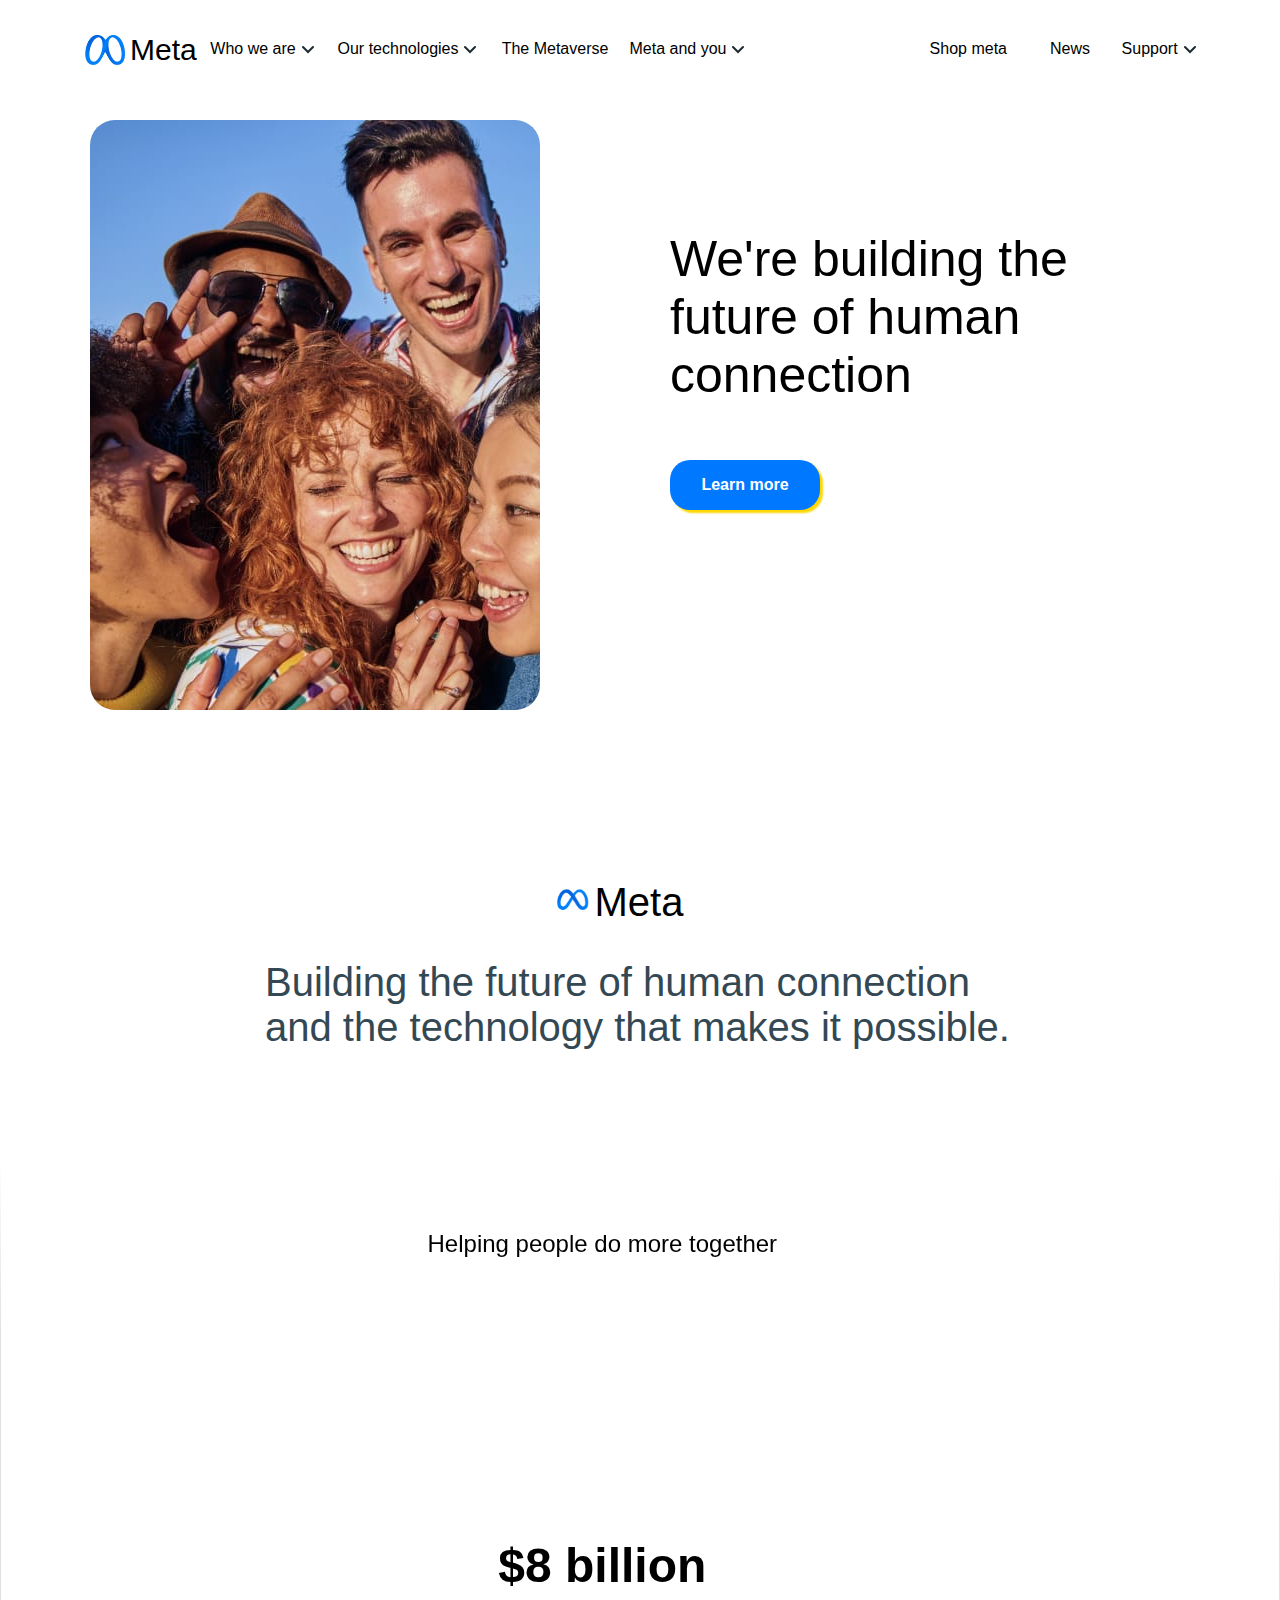
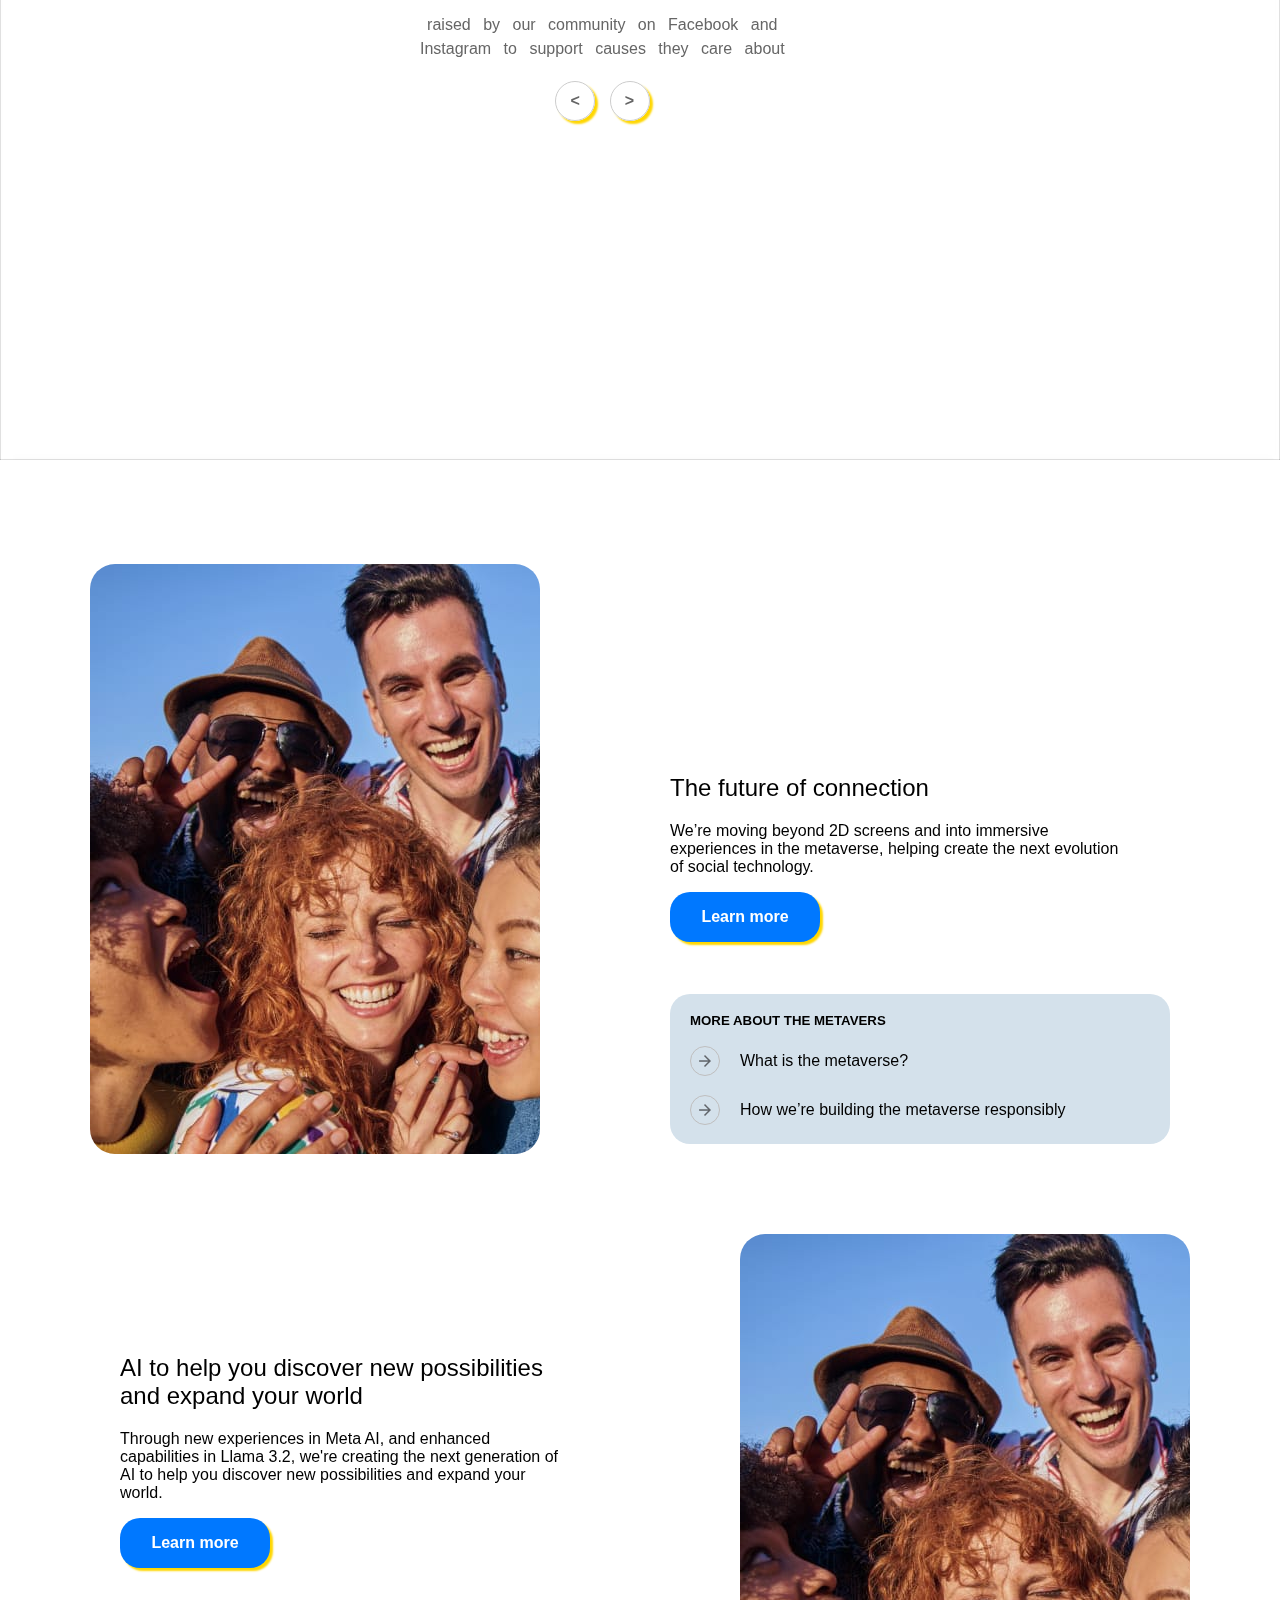
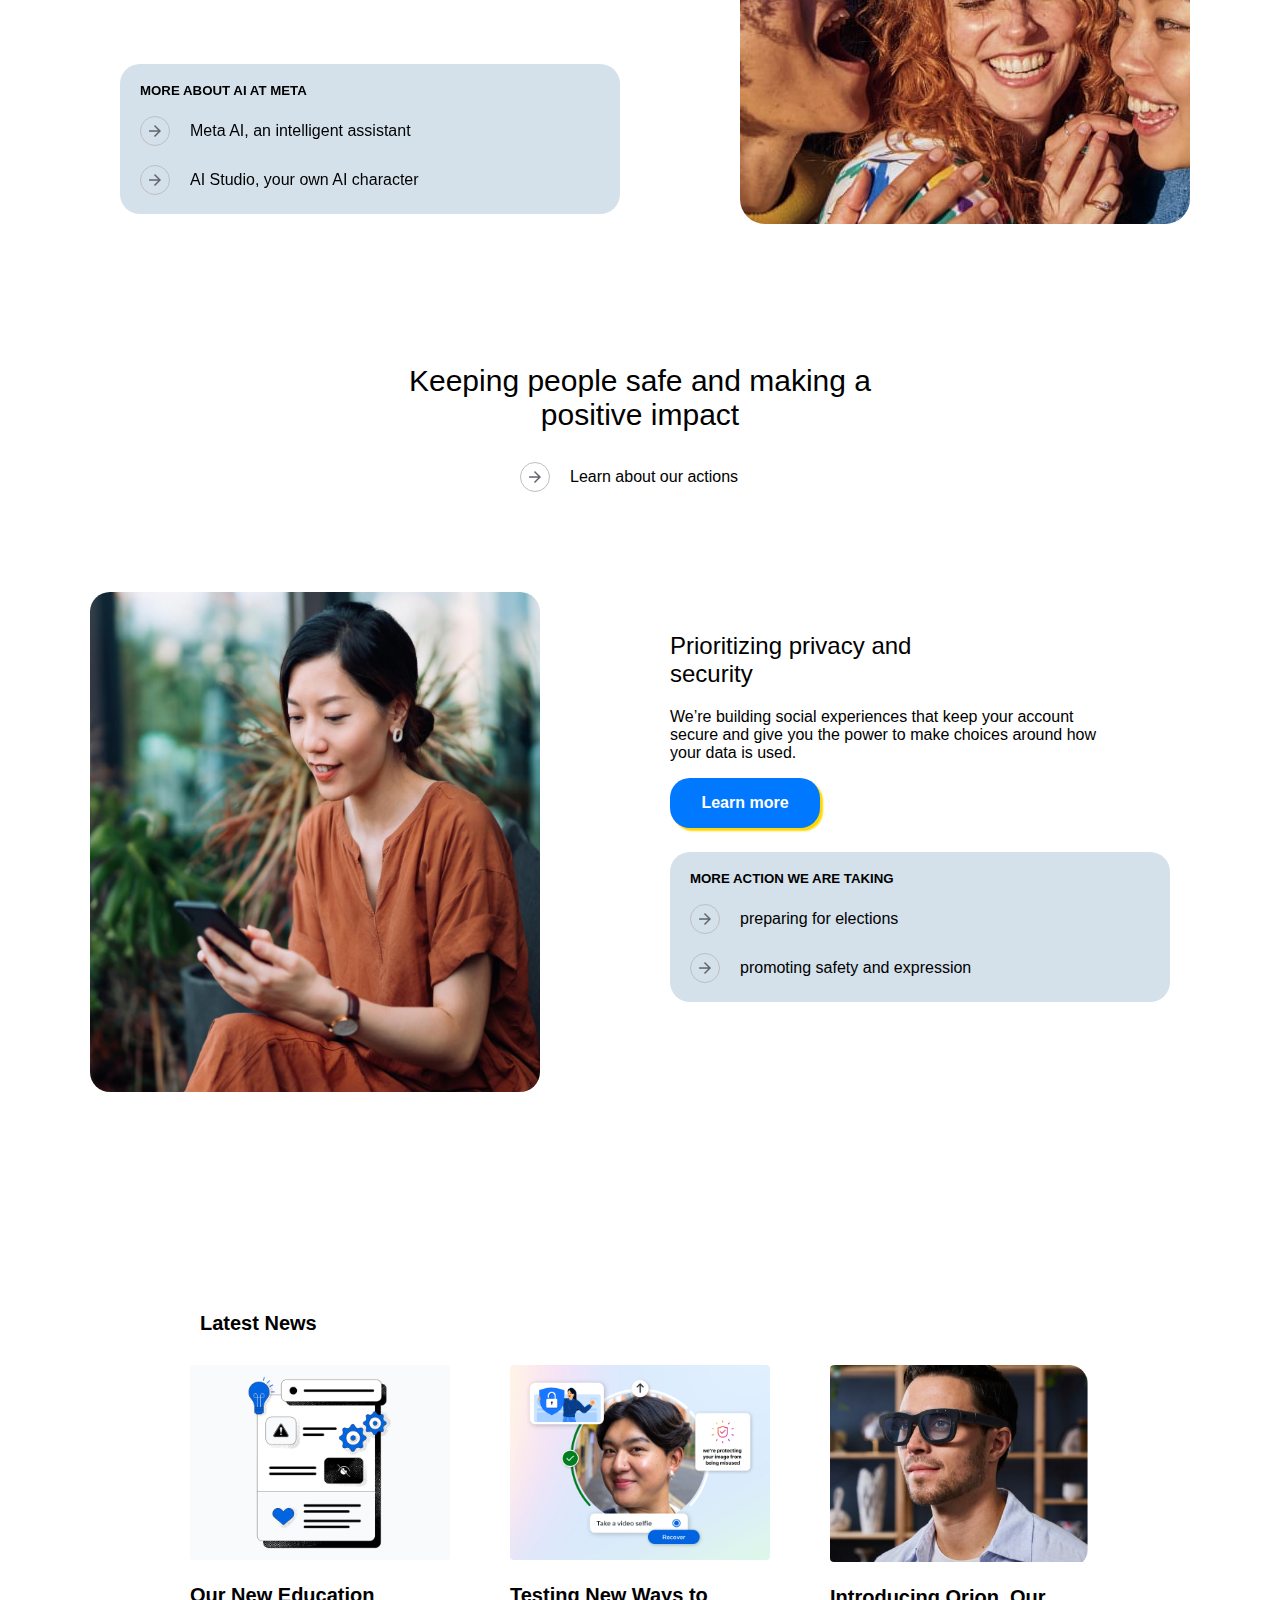
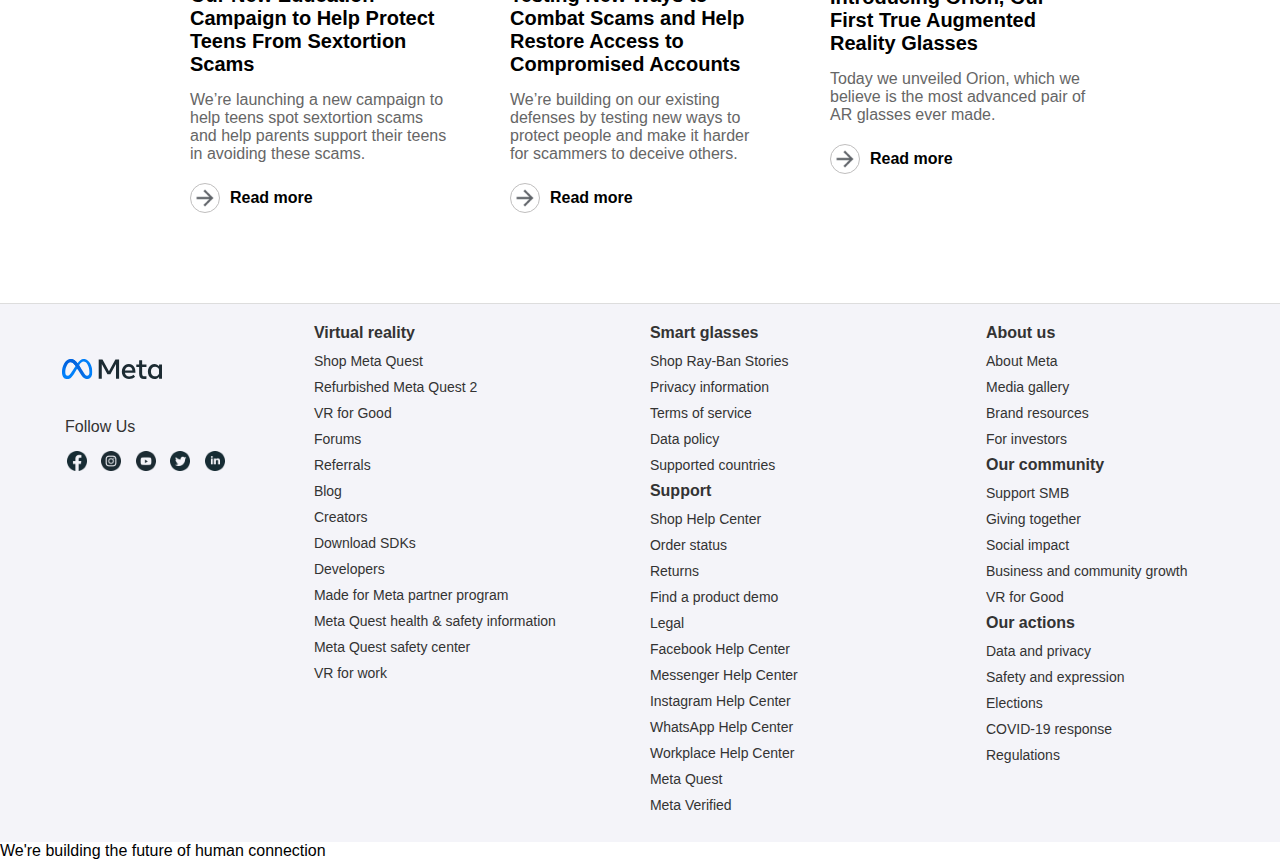
<file: meta.html>
<!DOCTYPE html>
<html lang="en">
<head>
    <title>Newsroom | Meta </title>
    <link rel="stylesheet" href="style.css">
    <link rel="icon" href="images/logomovie.png" type="image/x-icon">

</head>
<body>
    <header style="box-shadow: none; justify-content:space-around; position: unset;">
        <div class="header-section-left">
           <div class="hsl-logo">
               <img src="images/download.jpeg" alt="" style="width: 40px; height:30px;">
               <span style="font-size: 30px;">Meta</span>
               <div class="logo1"></div>
               <div class="logo2"></div>
           </div>
           <div class="hsl-box" style="width:110px; height:50px;">
               <div class="hsl-box-top">
                   Who we are
                   <img src="images/download (1).svg" alt="" style="width:14px; height:13px; margin: 5px; transform: rotate(90deg);transition:500ms;" class="row">
                   <div class="menu" style="height: 150px; box-shadow:none; top: 80px;">
                       <div class="shop-menu" >
                           <!-- Virtual Reality Section -->
                               <div class="section" style="width: 40%;">
                                <ul style="display: flex; justify-content: space-around;">
                                   <li><a href="#">Our actions</a></li>
                                   <li><a href="#">executive</a></li>
                                   <li><a href="#"><u>Learn about who we are</u></a></li>
                                   
                               </ul>
                           
                               </div>
                          
                       </div>
                   </div>
                  </div>
                  <div class="underline"></div>
           </div>
           <div class="hsl-box" style="width:150px; height:50px;">
              <div class="hsl-box-top">
               Our technologies
               <img src="images/download (1).svg" alt="" style="width:14px; height:13px; margin: 5px; transform: rotate(90deg);transition:500ms;" class="row">
               <div class="menu" style="height: 350px; box-shadow: none; top: 80px;" >
                   <div class="shop-menu" style="width: 87%; gap: 10px;">
                       <!-- Virtual Reality Section -->
                       <div class="section">
                           <h2>Shop devices</h2>
                           <ul>
                               <li><a href="#">Meta Quest</a></li>
                               <li><a href="#">Ray-Ban | Meta</a></li>
                           </ul>
                       </div>
                       <div class="section">
                           <h2>Explore apps</h2>
                           <ul>
                               <li><a href="#">Facebook</a></li>
                               <li><a href="#">Messenger</a></li>
                               <li><a href="#">Instagram</a></li>
                               <li><a href="#">WhatsApp</a></li>
                               <li><a href="#">Meta Horizon</a></li>
                               
                           </ul>
                       </div>
                       <div class="section">
                       <h2>Explore services</h2>
                       <ul>
                           <li><a href="#">Meta Ai</a></li>
                           <li><a href="#">Meta Verified</a></li>
                           <li><a href="#">Meta play</a></li>
                       </ul>
                   </div>

                       <div class="section">
                           <h2>Explore work tools</h2>
                           <ul>
                               <li><a href="#">Work product review</a></li>
                               <li><a href="#">Virtual reality headsats</a></li>
                               <li><a href="#">Meta Horizon Workrooms</a></li>
                               <li><a href="#">Workplace</a></li>  
                           </ul>
                       </div>
                       <div class="section">
                        <ul>
                            <li><a href=""><u>Learn about all technologies</u></a></li>
                        </ul>
                       </div>
                       </div>
               </div>
              </div>
              <div class="underline"></div>
           </div>
           <div class="hsl-box" style="width:110px; height:50px;">
               <div class="hsl-box-top">
                The Metaverse
               </div>
               <div class="underline"></div>
           </div>
           <div class="hsl-box" style="width:130px; height:50px;">
               <div class="hsl-box-top">
                   Meta and you
               <img src="images/download (1).svg" alt="" style="width:14px; height:13px; margin: 5px; transform: rotate(90deg); transition:500ms;" class="row">
               <div class="menu" style="height:100px; box-shadow: none; top: 80px;" >
                <div class="shop-menu">
                    <!-- Virtual Reality Section -->
                        <div class="section" style="width: 60%;">
                         <ul style="display: flex; margin-left:100px; gap: 300px;">
                            <li><a href="#">it's Yours world</a></li>
                            <li><a href="#"><u>Learn about who we are</u></a></li>
                        </ul>
                        </div>
                   
                </div>
                </div>
               </div>
               <div class="underline"></div>
               </div>
        </div>
        <div class="header-section-right" style="width: 300px; justify-content: space-around;">
           <div class="hsl-box" style="width:100px; height:50px;">
            <div class="hsl-box-top" style="width: 120px;">
                Shop meta
            </div>
            <div class="underline"></div>
        </div>
            <div class="hsl-box" style="width: 30px;">
                News
            <div class="underline"></div>
        </div>
               <div class="hsl-box">
                <div class="hsl-box-top">
                   Support
                   <img src="images/download (1).svg" alt="" style="width:14px; height:13px; margin: 5px; transform: rotate(90deg); transition:500ms;" class="row">
               </div>
               <div class="underline"></div>
           </div>
        </div>
        </div>
       </header>
       <section>
        <div class="top-section">
            <div class="ts-left"> </div>
            <div class="ts-right">
                <div class="ts-right-contant">We're building the future of human connection</div>
                <button>Learn more</button>
            </div>
            </div>
        <div class="top-section-teir1">
            <div class="tst-logo">
                <img src="images/logomovie.png" alt="" style="width: 35px;" class="logomovie">
                <span>Meta</span>
            </div>
            <div class="tst-contant">Building the future of human connection and the technology that makes it possible.</div>

        </div>
        <div class="fundraising-section">
                <video src="AQMYWVnnrUAGTJcT-q84RjqOA3dmgyfiEQMfwE2ufR9O3AeFUHgmRarDgyVciHUeIRbZxRMPKuTsWv0A0aiaC5GQ.mp4" class="video1" autoplay="1" muted="1" loop="1"></video>
                <div class="conta">
                    <h1>Helping people do more together</h1>
                    <div>
                        <p class="amount">$8 billion</p>
                    <p class="description">
                        raised by our community on Facebook and <br>Instagram to support causes they care about
                    </p>
                    </div>
                    <div class="navigation">
                        <button>&lt;</button>
                        <button>&gt;</button></div>
                    </div>
        </div>
        <div class="top-section">
            <div class="ts-left" style="margin-top: 100px;"> 
                <video src="AQM-Mzk_OCOIPtZ4dnnRcbBjjN_VYZ63SzQY5WiklZOCPxP5e21Inu7Lvsq6cHCu0p8hfEseq9RFWMYzMyD0m9vB.mp4" class="video1" autoplay="1" loop="1" muted="1"></video>
            </div>
            <div class="ts-right" style="margin-top: 200px;">
                <div class="ts-right-contant">
                    <h1>The future of connection</h1>
                    <p style="font-size:16px;">We’re moving beyond 2D screens and into immersive experiences in the metaverse, helping create the next evolution of social technology.</p>
                    <button>Learn more</button>
                    
                </div>
                <div class="ts-buttom">
                    <h5>MORE ABOUT THE METAVERS</h5>
                    <div class="ts-b-contant">
                        <span class="span"><img src="images/arrow_forward_18dp_5F6368_FILL0_wght400_GRAD0_opsz20.png" alt="" style="width:20px; margin: 4px;"></span>
                        <a href="">What is the metaverse?</a>
                    </div>
                    <div class="ts-b-contant">
                        <span class="span"><img src="images/arrow_forward_18dp_5F6368_FILL0_wght400_GRAD0_opsz20.png" alt="" style="width:20px; margin: 4px;"></span>
                        <a href="">How we’re building the metaverse responsibly</a>
                    </div>
                </div>
            </div>
       </div>
       <div class="top-section">
                <div class="ts-right" >
                    <div class="ts-right-contant" style="margin-bottom: 90px;">
                        <h1>AI to help you discover new possibilities and expand your world</h1>
                        <p style="font-size:16px;">Through new experiences in Meta AI, and enhanced capabilities in Llama 3.2, we're creating the next generation of AI to help you discover new possibilities and expand your world.</p>
                        <button>Learn more</button>
                        
                    </div>
                    <div class="ts-buttom">
                        <h5>MORE ABOUT AI AT META</h5>
                        <div class="ts-b-contant">
                            <span class="span"><img src="images/arrow_forward_18dp_5F6368_FILL0_wght400_GRAD0_opsz20.png" alt="" style="width:20px; margin: 4px;"></span>
                            <a href=""> Meta AI, an intelligent assistant</a>
                        </div>
                        <div class="ts-b-contant">
                            <span class="span"><img src="images/arrow_forward_18dp_5F6368_FILL0_wght400_GRAD0_opsz20.png" alt="" style="width:20px; margin: 4px;"></span>
                            <a href="">AI Studio, your own AI character</a>
                        </div>
                    </div>
                </div>
                <div class="ts-left"><video src="AQMVeycmD_xAg5KOiR8QNLoPlz5yTWX23IDJ04M09RvceKnZ89zH58v1fuQLJ8LotEOJJePpm_8jNsXlhQeHVwqw.mp4" class="video1" autoplay="1" muted="1" loop="1"></video> </div>
                </div>
                <div class="mid-arow-text">
                    <p class="">Keeping people safe and making a <br>positive impact</p>
                    <div class="ts-b-contant" style="margin-left: 840px; margin-top: 30px;">
                        <span class="span"><img src="images/arrow_forward_18dp_5F6368_FILL0_wght400_GRAD0_opsz20.png" alt="" style="width:20px; margin: 4px;"></span>
                        <a href=""> Learn about our actions</a>
                    </div>
                </div>
                <div class="top-section">
                    <div class="ts-left" style="margin-top:100px; height: 500px;" ><img src="images/hbhb.png" alt="" style="width: 100%; height:100%; border-radius: 20px;"></div>
                    <div class="ts-right">
                        <div class="ts-right-contant">
                            <h1>Prioritizing privacy and <br> security</h1>
                            <p style="font-size:16px;">We’re building social experiences that keep your account secure and give you the power to make choices around how your data is used.</p>
                            <button>Learn more</button>
                            
                        </div>
                        <div class="ts-buttom">
                            <h5>MORE ACTION WE ARE TAKING</h5>
                            <div class="ts-b-contant">
                                <span class="span"><img src="images/arrow_forward_18dp_5F6368_FILL0_wght400_GRAD0_opsz20.png" alt="" style="width:20px; margin: 4px;"></span>
                                <a href="">preparing for elections</a>
                            </div>
                            <div class="ts-b-contant">
                                <span class="span"><img src="images/arrow_forward_18dp_5F6368_FILL0_wght400_GRAD0_opsz20.png" alt="" style="width:20px; margin: 4px;"></span>
                                <a href="">promoting safety and expression</a>
                            </div>
                        </div>
                        
                    </div>
                    </div>
                <div class="latest-news">
                    <h2>Latest News</h2>
        <div class="news-grid">
            <div class="news-item">
                <img src="images/Anti-Sextortion-PSA-Campaign-Launch-_Thumbnail.jpg" alt="Education Campaign Icon">
                <h3>Our New Education Campaign to Help Protect Teens From Sextortion Scams</h3>
                <p>We’re launching a new campaign to help teens spot sextortion scams and help parents support their teens in avoiding these scams.</p>
                <a href="#" class="read-more">
                    <div class="span"><img src="images/arrow_forward_18dp_5F6368_FILL0_wght400_GRAD0_opsz20.png" style="width: 30px;" alt=""></div>
                    Read more

                </a>
            </div>
            <div class="news-item">
                <img src="images/Face-Rec-for-Fraud-Scams_Thumbnail.jpg" alt="Account Recovery Icon">
                <h3>Testing New Ways to Combat Scams and Help Restore Access to Compromised Accounts</h3>
                <p>We’re building on our existing defenses by testing new ways to protect people and make it harder for scammers to deceive others.</p>
                <a href="#" class="read-more">
                    <div class="span"><img src="images/arrow_forward_18dp_5F6368_FILL0_wght400_GRAD0_opsz20.png" style="width: 30px;" alt=""></div>
                    Read more</a>
            </div>
            <div class="news-item">
                <img src="images/stglass.png" alt="AR Glasses Icon">
                <h3>Introducing Orion, Our First True Augmented Reality Glasses</h3>
                <p>Today we unveiled Orion, which we believe is the most advanced pair of AR glasses ever made.</p>
                <a href="#" class="read-more">
                    <div class="span"><img src="images/arrow_forward_18dp_5F6368_FILL0_wght400_GRAD0_opsz20.png" style="width: 30px;" alt=""></div>
                    Read more</a>
            </div>
        </div>
                </div>
       </section>
       <footer class="footer" style="background-color:#f4f4f9; width: 1300px;">
                
        <div class="footer-main" style="display: inline-block;">
            <div class="ft-top">
                <img src="images/meta-logo-primary_standardsize.svg" alt="" style="width: 100px; height:50px;">
            </div>
                
                
                <div class="social-icons">
                    <p>Follow Us</p>
                    <a href="#"><img src="images/social_fb.png" alt="Facebook"></a>
                    <a href="#"><img src="images/social_ig.png" alt="Instagram"></a>
                    <a href="#"><img src="images/social_yt.png" alt="YouTube"></a>
                    <a href="#"><img src="images/social_tw.png" alt="Twitter"></a>
                    <a href="#"><img src="images/social_li.png" alt="LinkedIn"></a>
                </div>
            </div>
            
            <div class="footer-column">
                <h3>Virtual reality</h3>
                <ul>
                    <li><a href="#">Shop Meta Quest</a></li>
                    <li><a href="#">Refurbished Meta Quest 2</a></li>
                    <li><a href="#">VR for Good</a></li>
                    <li><a href="#">Forums</a></li>
                    <li><a href="#">Referrals</a></li>
                    <li><a href="#">Blog</a></li>
                    <li><a href="#">Creators</a></li>
                    <li><a href="#">Download SDKs</a></li>
                    <li><a href="#">Developers</a></li>
                    <li><a href="#">Made for Meta partner program</a></li>
                    <li><a href="#">Meta Quest health & safety information</a></li>
                    <li><a href="#">Meta Quest safety center</a></li>
                    <li><a href="#">VR for work</a></li>
                </ul>
            </div>
            
            <div class="footer-column">
                <h3>Smart glasses</h3>
                <ul>
                    <li><a href="#">Shop Ray-Ban Stories</a></li>
                    <li><a href="#">Privacy information</a></li>
                    <li><a href="#">Terms of service</a></li>
                    <li><a href="#">Data policy</a></li>
                    <li><a href="#">Supported countries</a></li>
                </ul>
                <h3>Support</h3>
                <ul>
                    <li><a href="#">Shop Help Center</a></li>
                    <li><a href="#">Order status</a></li>
                    <li><a href="#">Returns</a></li>
                    <li><a href="#">Find a product demo</a></li>
                    <li><a href="#">Legal</a></li>
                    <li><a href="#">Facebook Help Center</a></li>
                    <li><a href="#">Messenger Help Center</a></li>
                    <li><a href="#">Instagram Help Center</a></li>
                    <li><a href="#">WhatsApp Help Center</a></li>
                    <li><a href="#">Workplace Help Center</a></li>
                    <li><a href="#">Meta Quest</a></li>
                    <li><a href="#">Meta Verified</a></li>
                </ul>
            </div>
            
            <div class="footer-column">
                <h3>About us</h3>
                <ul>
                    <li><a href="#">About Meta</a></li>
                    <li><a href="#">Media gallery</a></li>
                    <li><a href="#">Brand resources</a></li>
                    <li><a href="#">For investors</a></li>
                </ul>
                <h3>Our community</h3>
                <ul>
                    <li><a href="#">Support SMB</a></li>
                    <li><a href="#">Giving together</a></li>
                    <li><a href="#">Social impact</a></li>
                    <li><a href="#">Business and community growth</a></li>
                    <li><a href="#">VR for Good</a></li>
                </ul>
                <h3>Our actions</h3>
                <ul>
                    <li><a href="#">Data and privacy</a></li>
                    <li><a href="#">Safety and expression</a></li>
                    <li><a href="#">Elections</a></li>
                    <li><a href="#">COVID-19 response</a></li>
                    <li><a href="#">Regulations</a></li>
                </ul>
            </div>
        </div>
        
        
    </footer>
    We're building the future of human connection
</body>
</html>
</file>
<file: style.css>
*{
    padding: 0;
    margin: 0;
    box-sizing: border-box;
}
body {
  font-family: Arial, sans-serif;
  width: 100vw;
  min-width:100vh;
  overflow-x: hidden;

}
a{
  text-decoration: none !important;
  color: inherit !important;
}


header{
 width: 100%;
 height: 100px;
 background-color:white;
 box-shadow: 0px 0px 5px 0px gray;
 display: flex;
 justify-content: space-between;
 position:sticky;
 top: 0;
 left: 0;
 right: 0;
 }
 .header-section-left{
    width:700px;
    height:100px;
    display: flex;
    align-items: center;
    justify-content: space-evenly;
 }
 .header-section-right{
    width:200px;
    height: 100px;
    display: flex;
    align-items: center;
    gap: 20px;
 }
 .hsl-logo{
   width:110px;
   height:100px;
   display: flex;
   align-items: center;
   gap: 5px;
   cursor: pointer;
   position: relative;
 }
 .hsl-box{
   font-size:16px;
   display: flex;
   flex-direction: column;
   justify-content: center;
   align-items: center;
   cursor: pointer;
 }
 .hsl-box-top{
   width: 100%;
   height: 55%;
   display: flex;
   align-items: center;
   justify-content: center;
 }
 .underline{
   width:10px;
   height:2px;
   background-color: rgb(21, 180, 248);
   border-radius:20%;
   visibility:hidden;
   opacity:0 ;
   transition:500ms;
 }
 .logo1{
   width: 12px;
   height:25px;
   background-color:white;
   border-radius: 50%;
   position: absolute;
   top: 37px;
   left: 5px;
   transform: rotate(15deg);
 }
 .logo2{
   width: 12px;
   height:25px;
   background-color:white;
   border-radius: 50%;
   position: absolute;
   top: 37px;
   left: 24px;
   transform: rotate(-15deg);
 }
 .menu{
  width:200%;
  height: 500px;
  background-color:white;
  box-shadow: 0px 0px 5px 0px gray;
  margin: auto;
  visibility:hidden ;
  opacity: 0;
  transition: 500ms;
  position: absolute;
  top: 100px;
 }
 .shop-menu {
  display: flex;
  justify-content: center;
  gap: 50px;
  margin-top: 20px;
  margin-left:500px ;
}
.section {
  width: 250px;
  text-align: left;
}
.section h2 {
  font-size: 20px;
  color: #4A4A4A;
  font-weight: 600;
  margin-bottom: 15px;
}
.section img {
  width: 200px;
  height: auto;
  margin-bottom: 10px;
}
.section ul {
  list-style-type: none;
  padding: 0;
  margin: 0;
}
.section ul li {
  font-size: 16px;
  color: #333;
  margin: 8px 0;
  padding-top: 10px;
}
.section ul li a {
  text-decoration: none;
  color: #333;
}
.section ul li a:hover {
  color: #0078ff;
}
.hsl-box:hover .menu{
  visibility:visible;
  opacity: 1;
}

 .hsl-box-top:hover .row{
   transform: rotate(270deg) !important;
 }
 .hsl-box:hover .underline{
   visibility: visible;
   opacity: 1;
   transform: scalex(6);
 }


.newsroom {
  max-width: 1200px;
  margin: 0 auto;
  padding: 20px;
}

h1 {
  font-size: 2rem;
  margin-bottom: 10px;
}

h2 {
  font-size: 1.5rem;
  color: #666;
  margin-bottom: 20px;
}

.main-content {
  display: flex;
}

.large-story {
  height: 982px;
  flex:1;
  display: flex;
  flex-direction: column;
  gap: 10px;
}

.large-image {
  width: 534px;;
  height:400px;
  background-image: url(./images/Anti-Sextortion-PSA-Campaign-Launch-_Thumbnail.jpg);
  background-repeat: no-repeat;
  background-size: cover;
}


.large-text h4 {
  width: 483px;
  height: 175px;
  font-size:36px;
  line-height: 43px;
  margin: 5px 0;
}

.large-text p {
  color: #333;
  margin-bottom: 10px;
}

.large-text span {
  font-size: 0.9rem;
  color: #888;
}

.side-stories {
  flex: 1;
  display: flex;
  flex-direction: column;
  gap: 20px;
}

.story {
  display: flex;
  gap: 20px;
}

.small-image {
  width: 225px;
  height: 170px;
  background-image: url(./images/Public-Sector-Llama_Thumbnail.jpg);
  background-repeat: no-repeat;
  background-size: cover;
}
.small-text{
  width: 284px;
  height: 287px;
}

.small-text h3 {
  font-size: 0.9rem;
  color: #666;
}

.small-text h4 {
  font-size:24px;
  margin: 10px 0;
}

.small-text p {
  font-size:16px;
  color: #333;
}

.small-text span {
  font-size:16px;
  color: #888;
  line-height: 18px;
}
.container {
  display: flex;
  width:1200px;
  background-color: #ffffff;
  margin: auto;
}

.left-section {
  width:55%;
  height:480px;
  flex: 1;
  padding: 40px;
  color: #333;
}
.ls{
  width:540px;
  height: 350px;
  padding: 70px 60px;
  display: flex;
  align-items: center;
}
.instagram {
  font-size: 18px;
  color: #888;
}

h1 {
  font-size: 36px;
  margin-top: 10px;
}

.description {
  font-size: 16px;
  margin-top: 20px;
  color: #666;
  word-spacing: 8px;
}

.date {
  font-size: 14px;
  margin-top: 10px;
  color: #aaa;
}

.right-section {
  width:45%;
  height:450px;
  background-image: url(./images/Nido_Thumbnail.jpg);
  background-repeat: no-repeat;
  background-size:contain;
}

.containerm{
  display: flex;
  max-width: 1200px;
  margin: auto;
  display: flex;
  justify-content: center;
  padding-top: 50px;
  gap: 50px;
}

.sidebar {
  width: 20%;
  height: 1874px;
}

.sidebar h2 {
  font-size: 18px;
  color: #333;
}

.sidebar ul {
  list-style: none;
  padding: 0;
}

.sidebar ul li {
  margin: 15px 0;
}

.sidebar ul li a {
  text-decoration: none;
  color: #333;
}
.article{
    width: 530px;
    height: 262px;
    margin-bottom: 30px;
    padding-bottom: 20px;
}
.article h3 {
  font-size: 14px;
  color: #555;
  text-transform: uppercase;
}

.article h2 {
  font-family: 'Optimistic Display', 'NotoSans', 'NotoSansJP', 'NotoSansKR', sans-serif;
  font-size: 24px;
  margin-top: 5px;
  color:#344854;
  font-weight: 400;
  margin-top: 20px;
  line-height: 29px;
  letter-spacing: 1.2px;
}

.article p {
  font-size: 14px;
  line-height: 1.6;
  color: #333;
}

.date {
  color: #999;
  font-size: 12px;
}

.smallimage{
  width: 322px;
  height: 241px;
  background-image: url(./images/Facebook-IRL-FB-Updates-_Thumbnail-2.jpg);
  background-repeat: no-repeat;
  background-size: cover;

}

.footer {
  width:1200px;
  color: #333;
  padding: 20px;
  border-top: 1px solid #ddd;
  margin: auto;
  display: flex;
  justify-content: space-around;
}

.footer-top {
  width: 100%;
  height: 100px;
  background-color: #f4f4f9;
  display: flex;
  justify-content:space-evenly;
  align-items: center;
  padding: 10px 0;
  font-size: 14px;
  color: #e8dddd;
}

.footer-top .footer-links a {
  margin: 0 45px;
  color:black;
  text-decoration: none;
}

.footer-main {
  display: flex;
  justify-content: space-around;
  padding: 20px 0;
}

.footer-logo {
  text-align: center;
  width: 15%;
}

.footer-logo img {
  width: 80px;
  margin-bottom: 10px;
}

.footer-logo p {
  font-weight: bold;
  color:black;
}

.social-icons a img {
  width: 20px;
  margin: 5px;
}

.footer-column {
  width: 20%;
}

.footer-column h3 {
  font-size: 16px;
  font-weight: bold;
  color: #333;
  margin-bottom: 10px;
}

.footer-column ul {
  list-style-type: none;
  padding: 0;
}

.footer-column ul li {
  margin-bottom: 8px;
}

.footer-column ul li a {
  color: #555;
  text-decoration: none;
  font-size: 14px;
}

.footer-column ul li a:hover {
  text-decoration: underline;
}

.footer-bottom {
  display: flex;
  justify-content: space-between;
  padding-top: 20px;
  font-size: 14px;
  color: #999;
  border-top: 1px solid #ddd;
}

.footer-bottom ul {
  list-style: none;
  display: flex;
  gap: 15px;
}

.footer-bottom ul li a {
  color: #555;
  text-decoration: none;
}
.social-icons{
  margin-top: 20px;
}
.social-icons p{
  margin:10px 3px;
}
.top-section{
  width: 1200px;
  height: 750px;
  margin: auto;
  display: flex;
  justify-content: center;
  gap: 100px;
}
.ts-left{
  width: 450px;
  height: 590px;
  margin-top: 20px;
  border-radius: 25px;
  background:url(./images/465098961_1192504668502410_350054917241646002_n.jpg)no-repeat;
}
.ts-right{
  width: 550px;
  height: 600px;
  display: flex;
  margin-top: 30px;
  flex-direction: column;
  padding: 0px 30px;
  gap: 50px;
}
.ts-right-contant{
  width: 450px;
  height: 200px;
  font-size: 50px;
  margin-top: 80px;
  padding: 20px 0px;

}
button{
  width: 150px;
  height: 50px;
  background-color: #0078ff;
  font-size: 16px;
  color: white;
  font-weight: bold;
  border-radius: 20px;
  box-shadow: 3px 3px 2px 0px gold;
  border: none;
}
button:hover{
  background-color: gold;
  box-shadow: 3px 3px 2px 0px #0078ff;
}
.top-section-teir1{
  width: 1200px;
  height: 300px;
  margin: auto;
  display: flex;
  flex-direction: column;
  align-items: center;
  gap: 10px;
}
.tst-logo{
  width: 230px;
  height: 100px;
  padding: 30px;
}
.tst-contant{
  width: 750px;
  height: 120px;
  font-size: 40px;
  font-weight:200;
  color: #344854;
}
.tst-logo span{
  font-size: 40px;
  margin-bottom: 10px;
}
.logomovie{
  transition: 1s;
  animation: movie 2s infinite linear;
}
@keyframes movie{
 0%{
  transform: rotatey(0);
 }
 
 100%{
  transform: rotatey(360deg);
 }
}
.fundraising-section {
  width:100%;
  position:relative;
}

.ts-buttom{
  width: 500px;
  height: 150px;
  background-color: #d4e1eb;
  border-radius: 20px;
  display: flex;
  flex-direction: column;
  justify-content: space-evenly;
  padding-left: 20px;
}

  .video1{
    min-height: 100%;
    min-width: 100%;
    object-fit: cover;
    width:100%;
}
.ts-b-contant{
  width: 90%;
  gap: 20px;
  display: flex;
  align-items: center;
}
.span{
  width: 30px;
  height: 30px;
  background-color:rgba(253, 246, 246,0);
  border: 1px solid rgb(191, 190, 190);
  border-radius: 50%;

}

.conta{
  text-align: center;
  max-width: 600px;
  padding: 20px;
  position: absolute;
  left: 400px;
  top: 50px;
  
}

h1 {
  font-size: 24px;
  font-weight: 400;
  margin-bottom: 20px;
}

.amount {
  font-size: 48px;
  font-weight: bold;
  margin-top: 280px ;
  color: #000;
}

.description {
  font-size: 16px;
  color: #666;
  line-height: 1.5;
  margin-bottom: 20px;
}

.navigation button {
  background-color: transparent;
  border: 1px solid #ccc;
  border-radius: 50%;
  width: 40px;
  height: 40px;
  font-size: 16px;
  color: #666;
  cursor: pointer;
  margin: 0 5px;
  transition: background-color 0.3s, color 0.3s;
}

.mid-arow-text{
  width: 1200px;
  margin: auto;
  display: flex;
  flex-direction: column;
  align-items: center;
  
}
       
.mid-arow-text p{
  text-align: center;
  font-size: 30px;
}
.latest-news {
  max-width: 1200px;
  margin: 50px auto;
  padding: 20px;
  text-align: center;
}

.latest-news h2 {
  font-size:20px;
  margin-bottom:10px;
  color: #000;
  text-align: left;
  margin-left: 140px;
}

.news-grid {
  display: flex;
  gap: 20px;
  justify-content: center;
  flex-wrap: wrap;
}

.news-item {
  background: #fff;
  border-radius: 8px;
  padding: 20px;
  width: 300px;
  text-align: left;
}

.news-item img {
  max-width: 100%;
  height: auto;
  margin-bottom: 20px;
  border-radius: 4px;
}

.news-item h3 {
  font-size: 1.25rem;
  margin-bottom: 15px;
  color: #000;
}

.news-item p {
  font-size: 1rem;
  margin-bottom: 20px;
  color: #666;
}

.read-more {
  text-decoration: none;
  color: #007BFF;
  font-weight: bold;
  transition: color 0.3s;
  display: flex;
  gap: 10px;
  align-items: center;
}

.read-more:hover {
  color: #0056b3;
}




help-center {
  display: flex;
  justify-content: space-around;
  padding: 20px;
  background-color: #fff;
}

.column {
  width: 40%;
}

h3 {
  font-size: 18px;
  color: #4a4a4a;
  margin-bottom: 15px;
}

ul {
  list-style: none;
  padding: 0;
  margin: 0;
}

li {
  margin-bottom: 10px;
}

a {
  text-decoration: none;
  color: #007bff;
  font-size: 16px;
}

a:hover {
  text-decoration: underline;
}
</file>
